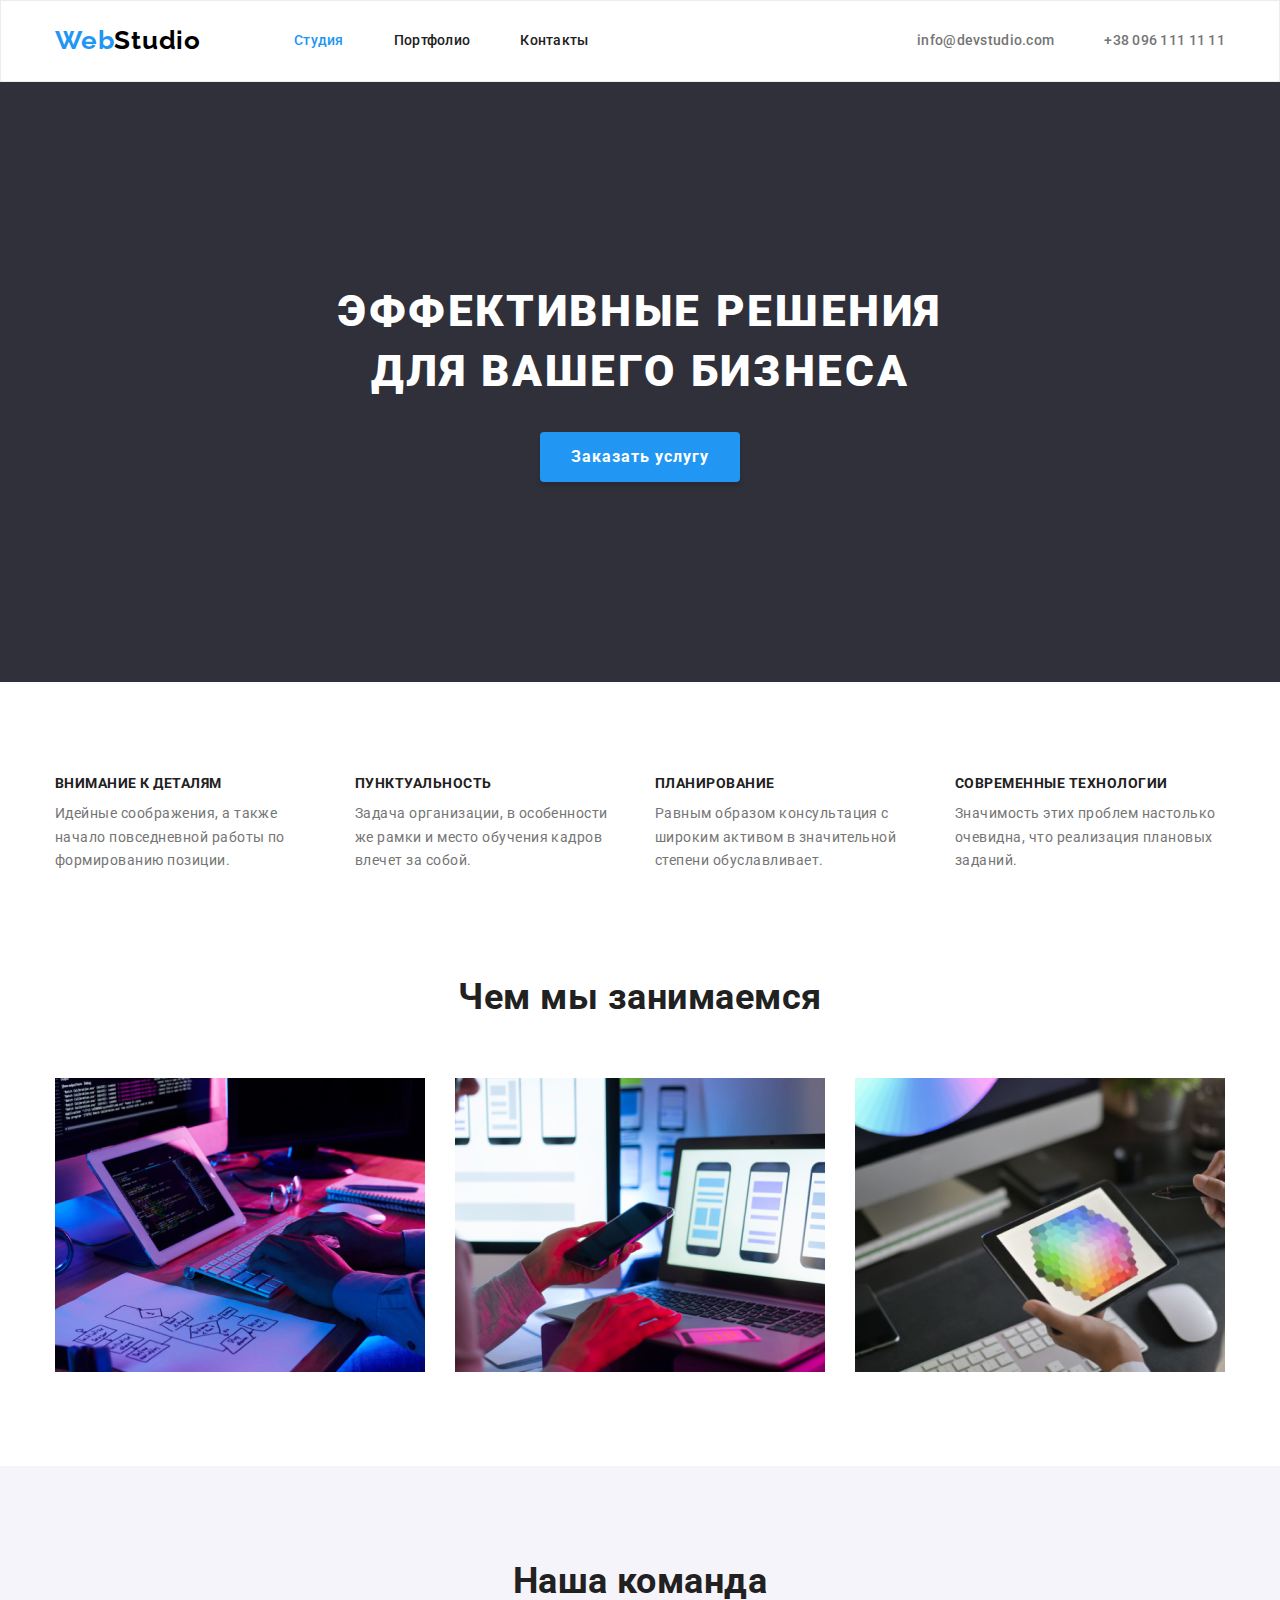
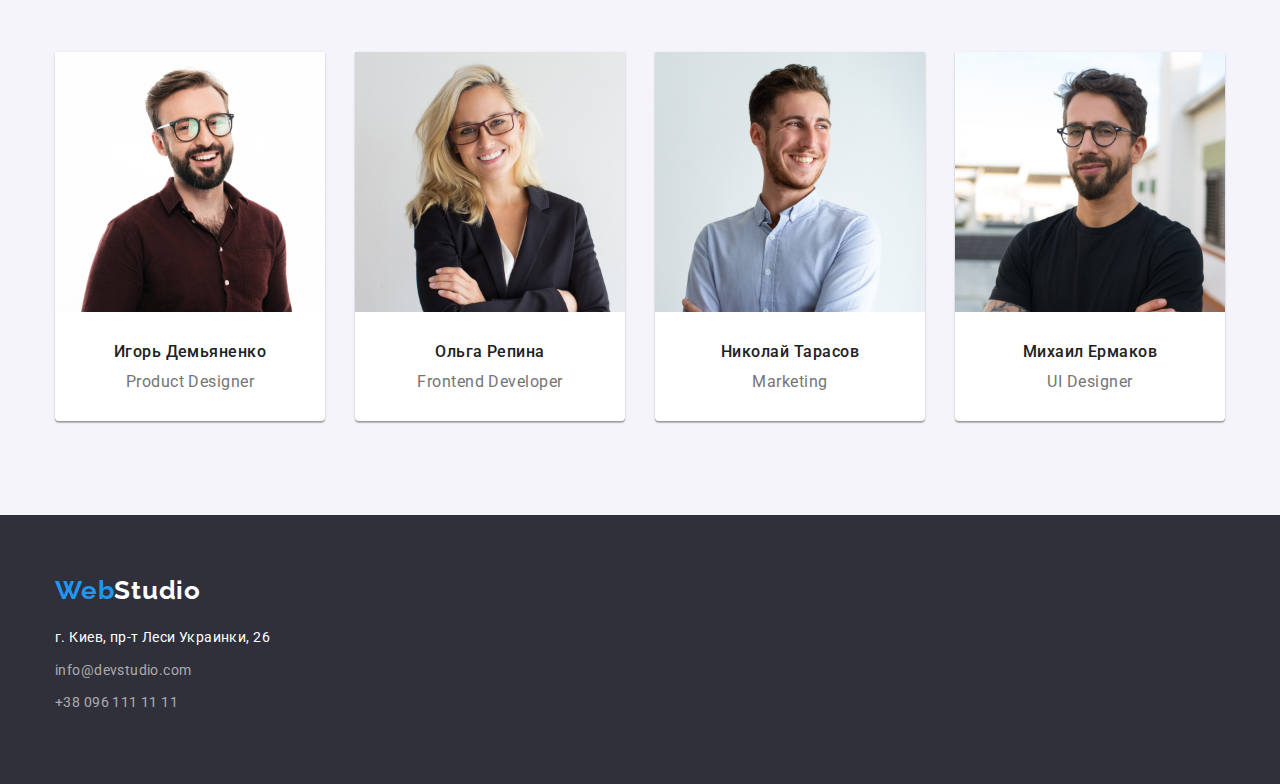
<file: index.html>
<!DOCTYPE html>
<html lang="ru">

<head>
    <meta charset="utf-8" />
    <meta name="viewport" content="width=device-width, initial-scale=1.0" />
    <title>goit-markup-hw-03</title>
    <link rel="preconnect" href="https://fonts.googleapis.com">
    <link rel="preconnect" href="https://fonts.gstatic.com" crossorigin>
    <link href="https://fonts.googleapis.com/css2?family=Raleway:wght@700&family=Roboto:wght@400;500;700;900&display=swap" rel="stylesheet">
    <link rel="stylesheet" href="https://cdnjs.cloudflare.com/ajax/libs/modern-normalize/1.1.0/modern-normalize.min.css" integrity="sha512-wpPYUAdjBVSE4KJnH1VR1HeZfpl1ub8YT/NKx4PuQ5NmX2tKuGu6U/JRp5y+Y8XG2tV+wKQpNHVUX03MfMFn9Q==" crossorigin="anonymous" referrerpolicy="no-referrer"
    />
    <link rel="stylesheet" href="./css/styles.css">
</head>

<body>
    <main>
        <!-- НАВИГАЦИЯ КОНТАКТЫ -->
        <header class="header">
            <div class="container main-nav">
                <nav class="nav">
                    <a class="logo nav-logo" href="#">Web<span class="logstudio">Studio</span></a>

                    <ul class="nav-block list">
                        <li class="nav-item">
                            <a class="nav-link current" href="./index.html">Студия</a>
                        </li>
                        <li class="nav-item">
                            <a href="./portfolio.html" class="nav-link ">Портфолио</a>
                        </li>
                        <li class="nav-item">
                            <a href="#" class="nav-link">Контакты</a>
                        </li>
                    </ul>
                </nav>
                <ul class="contact-link list">
                    <li class="contact-item"><a href="mailto:info@devstudio.com" class="e-mail nav-link">info@devstudio.com</a></li>
                    <li class="contact-item"><a href="tel:+380961111111" class="tel nav-link">+38 096 111 11 11</a></li>
                </ul>
            </div>

        </header>

        <!-- ШАПКА заказать услугу -->
        <section class="hero section no-padding">
            <div class="container">
                <h1 class="hero-text">Эффективные решения для вашего бизнеса</h1>
                <button type="button" class="hero-button">Заказать услугу</button>
            </div>
        </section>

        <!-- ОСОБЕННОСТИ -->
        <section class="section">
            <div class="container">
                <h2 class="offscreen">Особенности</h2>
                <ul class="section-properties list">
                    <li class="properties-item">
                        <h3>Внимание к деталям</h3>
                        <p>
                            Идейные соображения, а также начало повседневной работы по формированию позиции.
                        </p>
                    </li>

                    <li class="properties-item">
                        <h3>Пунктуальность</h3>
                        <p>
                            Задача организации, в особенности же рамки и место обучения кадров влечет за собой.
                        </p>
                    </li>

                    <li class="properties-item">
                        <h3>Планирование</h3>
                        <p>
                            Равным образом консультация с широким активом в значительной степени обуславливает.
                        </p>
                    </li>

                    <li class="properties-item">
                        <h3>Современные технологии</h3>
                        <p>
                            Значимость этих проблем настолько очевидна, что реализация плановых заданий.
                        </p>
                    </li>
                </ul>
            </div>
        </section>
        <!--Чем мы занимаемся-->
        <section class=" employment-section section">
            <div class="container">
                <h2 class="employment-title">Чем мы занимаемся</h2>
                <ul class=" employment list">
                    <li class="employment-item">
                        <img src="./images/box1.png" alt="Руки печатают на клавиатуре планшета верстку на столе" width="370" />
                    </li>
                    <li class="employment-item">
                        <img src="./images/box2.png" alt="Руки держат телефон печатают на клавиатуре на столе" width="370" />
                    </li>
                    <li class="employment-item">
                        <img src="./images/box3.png" alt="Руки держат планшет над компьютерным столом" width="370" />
                    </li>
                </ul>
            </div>
        </section>

        <!--Наша команда-->
        <section class="team-section section">
            <div class="container">
                <h2>Наша команда</h2>
                <ul class=" team-cards list">
                    <li class="team-card">
                        <!-- Фото члена команды 1 -->
                        <img src="./images/teamcard1.png" alt="Член команды 1" width="270" />
                        <div class="team-box">
                            <h3>Игорь Демьяненко </h3>
                            <p>Product Designer</p>
                        </div>
                    </li>
                    <li class=" team-card">
                        <!-- Фото члена команды 2 -->
                        <img src="./images/teamcard2.png" alt="Член команды 2" width="270" />
                        <div class="team-box">
                            <h3>Ольга Репина </h3>
                            <p>Frontend Developer</p>
                        </div>
                    </li>

                    <li class=" team-card">

                        <!-- Фото члена команды 3 -->
                        <img src="./images/teamcard3.png" alt="Член команды 3" width="270" />
                        <div class="team-box">
                            <h3>Николай Тарасов </h3>
                            <p>Marketing</p>
                        </div>
                    </li>

                    <li class=" team-card">
                        <!-- Фото члена команды 4 -->
                        <img src="./images/teamcard4.png" alt="Член команды 4" width="270" />
                        <div class="team-box">
                            <h3>Михаил Ермаков </h3>
                            <p>UI Designer</p>
                        </div>
                    </li>
                </ul>
            </div>
        </section>
    </main>

    <!--Подвал с адресом и ссылкой на главную страницу-->
    <footer class="footerbg footer-section ">
        <div class="container">
            <a href="#" class="logo">Web<span class="logstudio-footer">Studio</span></a>
            <address class="address-box">
        <ul class="address-footer list">
            <li class="footer-item"><a class="contact-footer-adress" href="г.Киев,пр-тЛесиУкраинки26" >г. Киев, пр-т Леси Украинки, 26</a></li>
            <li class="footer-item"><a class="contact-footer" href="mailto:info@devstudio.com">info@devstudio.com</a></li>
            <li class="footer-item"><a class="contact-footer" href="tel:+380961111111">+38 096 111 11 11</a></li>
        </ul>
       </address>
        </div>
    </footer>
</body>

</html>
</file>
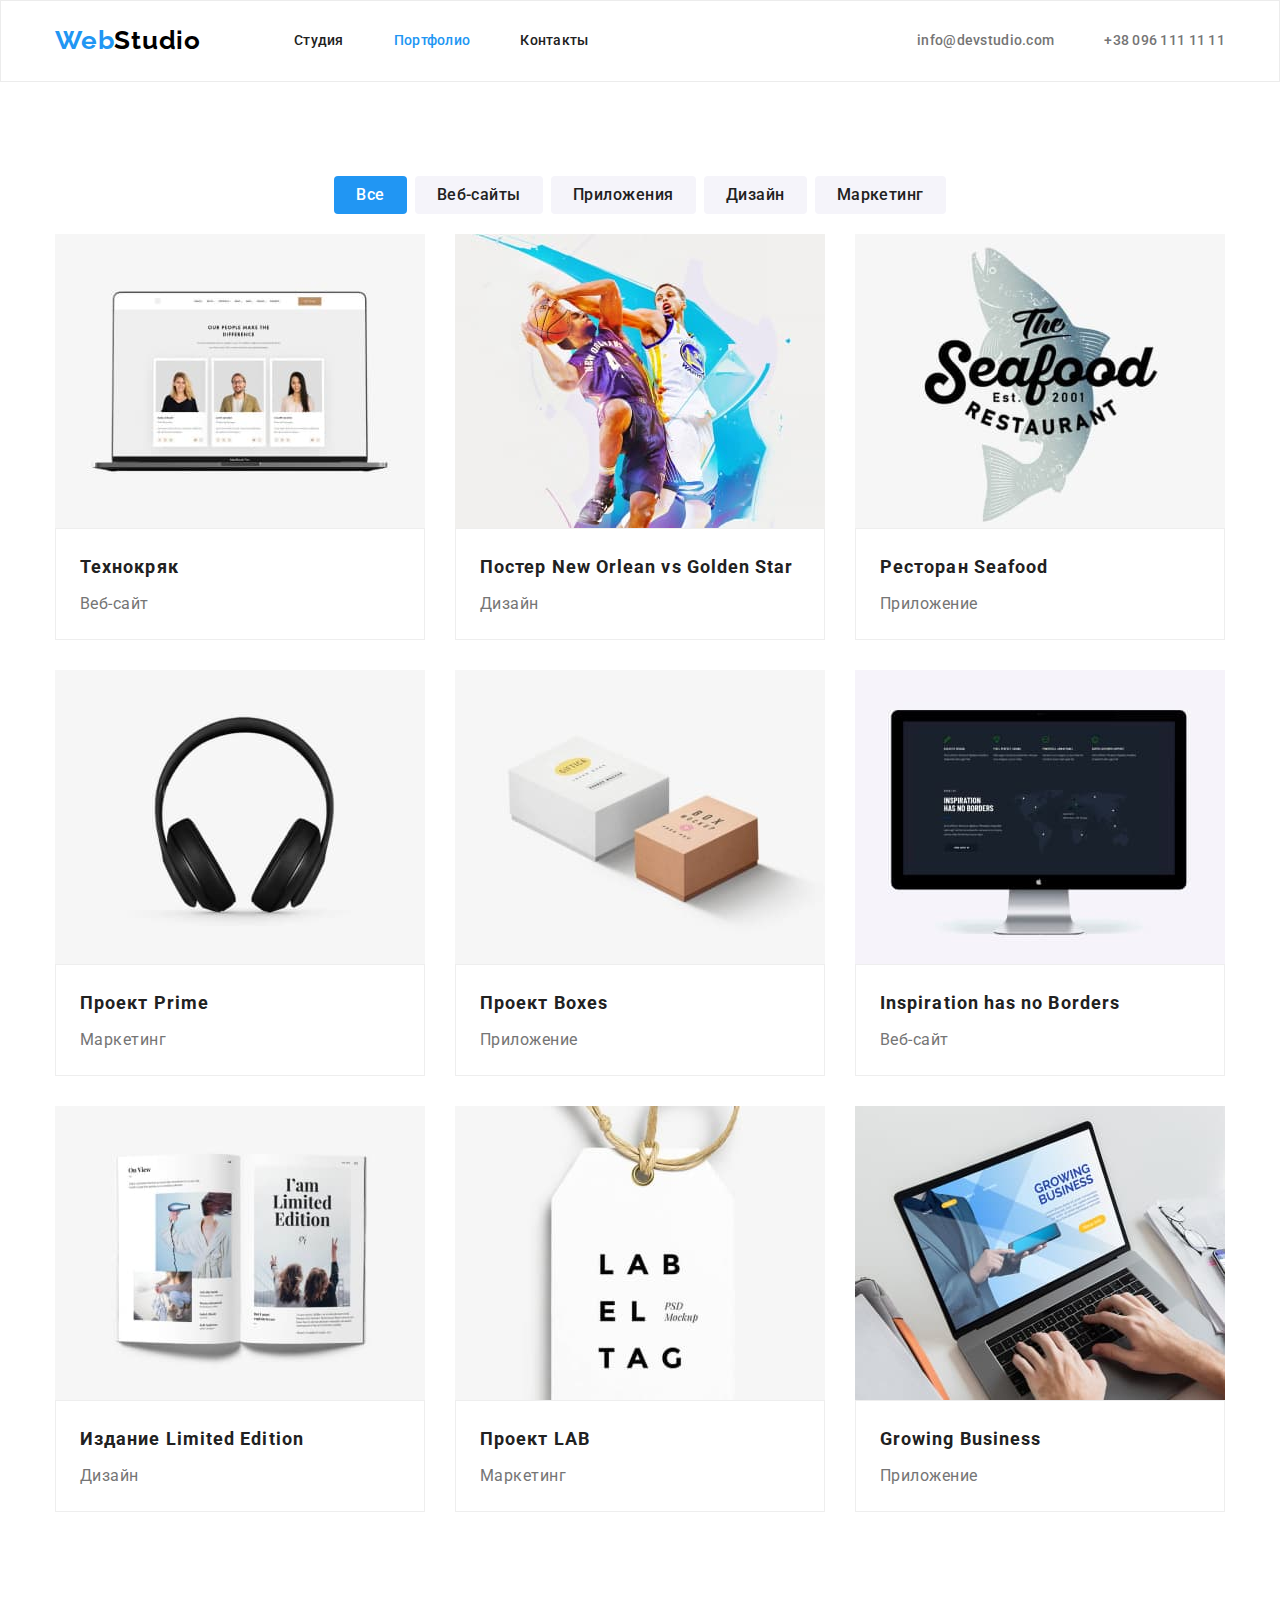
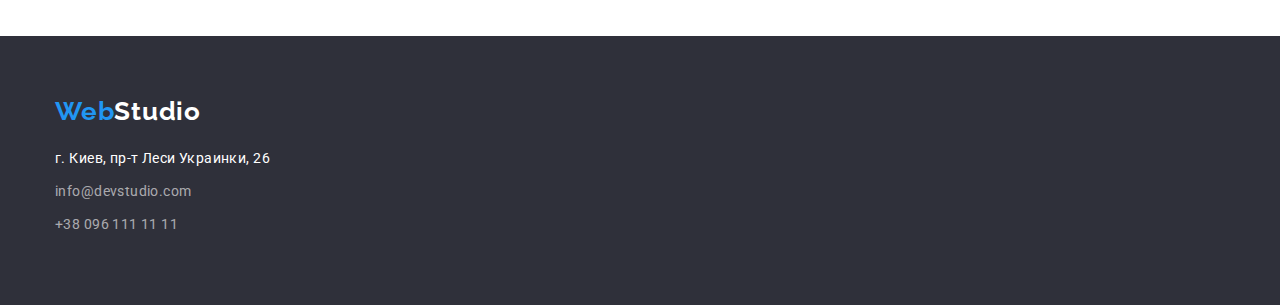
<file: portfolio.html>
<!DOCTYPE html>
<html lang="ru">

<head>
    <meta charset="utf-8" />
    <meta name="viewport" content="width=device-width, initial-scale=1.0" />
    <title>portfolio</title>
    <link rel="preconnect" href="https://fonts.googleapis.com">
    <link rel="preconnect" href="https://fonts.gstatic.com" crossorigin>
    <link href="https://fonts.googleapis.com/css2?family=Raleway:wght@700&family=Roboto:wght@400;500;700;900&display=swap" rel="stylesheet">
    <link rel="stylesheet" href="https://cdnjs.cloudflare.com/ajax/libs/modern-normalize/1.1.0/modern-normalize.min.css" integrity="sha512-wpPYUAdjBVSE4KJnH1VR1HeZfpl1ub8YT/NKx4PuQ5NmX2tKuGu6U/JRp5y+Y8XG2tV+wKQpNHVUX03MfMFn9Q==" crossorigin="anonymous" referrerpolicy="no-referrer"
    />
    <link rel="stylesheet" href="./css/styles.css">
</head>

<body>

    <!--НАВИГАЦИЯ КОНТАКТЫ-->
    <header class="header">

        <div class="container main-nav">
            <nav class="nav">
                <a class="logo nav-logo" href="./index.html">Web<span class="logstudio">Studio</span></a>

                <ul class="nav-block list">
                    <li class="nav-item">
                        <a href="./index.html" class="nav-link">Студия</a>
                    </li>
                    <li class="nav-item">
                        <a class="nav-link current" href="./portfolio.html">Портфолио</a>
                    </li>
                    <li class="nav-item">
                        <a href="#" class="nav-link">Контакты</a>
                    </li>
                </ul>
            </nav>
            <ul class="contact-link list">
                <li class="contact-item"><a href="mailto:info@devstudio.com" class="e-mail nav-link">info@devstudio.com</a></li>
                <li class="contact-item"><a href="tel:+380961111111" class="tel nav-link">+38 096 111 11 11</a></li>
            </ul>
        </div>

    </header>
    <main>
        <!-- ПРОЕКТЫ -->
        <section class="project section">
            <div class="container filters-cont">
                <!---Фильтр порфолио-->
                <h1 class="offscreen">Проекты фильтр</h1>
                <ul class="filters-block list">
                    <li class="filters-button"><button class="filter-button current" type="button">Все</button></li>
                    <li class="filters-button"><button class="filter-button" type="button">Веб-сайты</button></li>
                    <li class="filters-button"><button class="filter-button" type="button">Приложения</button></li>
                    <li class="filters-button"><button class="filter-button" type="button">Дизайн</button></li>
                    <li class="filters-button"><button class="filter-button" type="button">Маркетинг</button></li>
                </ul>
            </div>
            <div class="container">
                <!--ПРОЕКТЫ-->
                <ul class=" project-block list">
                    <!-- Проект Технокряк -->
                    <li class="project-group">
                        <a href="#">
                            <img src="./images2/tehnokriak.jpg" alt="Технокряк" width="370" height="294" />
                            <div class="pro-box">
                                <h3 class="project-name">Технокряк </h3>
                                <p class="project-properties">Веб-сайт</p>
                            </div>

                        </a>
                    </li>
                    <!-- Постер New Orlean vs Golden Star -->
                    <li class="project-group">
                        <a href="#">
                            <img src="./images2/Posternew.jpg" alt="Постер New Orlean vs Golden Star" width="370" height="294" />
                            <div class="pro-box">
                                <h3 class="project-name">Постер New Orlean vs Golden Star</h3>
                                <p class="project-properties">Дизайн</p>
                            </div>

                        </a>
                    </li>
                    <!-- Ресторан Seafood -->
                    <li class="project-group">
                        <a href="#">
                            <img src="./images2/restoran.jpg" alt="Ресторан Seafood" width="370" height="294" />
                            <div class="pro-box">
                                <h3 class="project-name">Ресторан Seafood</h3>
                                <p class="project-properties">Приложение</p>
                            </div>

                        </a>
                    </li>
                    <!-- Проект Prime -->
                    <li class="project-group">
                        <a href="#">
                            <img src="./images2/proectprim.jpg" alt="Проект Prime" width="370" height="294" />
                            <div class="pro-box">
                                <h3 class="project-name">Проект Prime</h3>
                                <p class="project-properties">Маркетинг</p>
                            </div>

                        </a>
                    </li>
                    <!-- Проект Boxes -->
                    <li class="project-group">
                        <a href="#">
                            <img src="./images2/proectboxes.jpg" alt="Проект Boxes" width="370" height="294" />
                            <div class="pro-box">
                                <h3 class="project-name">Проект Boxes</h3>
                                <p class="project-properties">Приложение</p>
                            </div>

                        </a>
                    </li>
                    <!-- Inspiration has no Borders -->
                    <li class="project-group">
                        <a href="#">
                            <img src="./images2/inspiration.jpg" alt="Inspiration has no Borders" width="370" height="294" />
                            <div class="pro-box">
                                <h3 class="project-name">Inspiration has no Borders</h3>
                                <p class="project-properties">Веб-сайт</p>
                            </div>

                        </a>
                    </li>
                    <!-- Издание Limited Edition -->
                    <li class="project-group">
                        <a href="#">
                            <img src="./images2/izdanie.jpg" alt="Издание Limited Edition" width="370" height="294" />
                            <div class="pro-box">
                                <h3 class="project-name">Издание Limited Edition</h3>
                                <p class="project-properties">Дизайн</p>
                            </div>

                        </a>
                    </li>
                    <!-- Проект LAB -->
                    <li class="project-group">
                        <a href="#">
                            <img src="./images2/proectlab.jpg" alt="Проект LAB" width="370" height="294" />
                            <div class="pro-box">
                                <h3 class="project-name">Проект LAB</h3>
                                <p class="project-properties">Маркетинг</p>
                            </div>

                        </a>
                    </li>
                    <!-- Growing Business -->
                    <li class="project-group">
                        <a href="#">
                            <img src="./images2/growing.jpg" alt="Growing Business" width="370" height="294" />
                            <div class="pro-box">
                                <h3 class="project-name">Growing Business</h3>
                                <p class="project-properties">Приложение</p>
                            </div>

                        </a>
                    </li>
                </ul>
            </div>
        </section>
    </main>

    <!--Подвал с адресом и ссылкой на главную страницу-->
    <footer class="footerbg footer-section">
        <div class="container">
            <a href="#" class="logo">Web<span class="logstudio-footer">Studio</span></a>
            <address class="address-box">
        <ul class="address-footer list">
            <li class="footer-item"><a class="contact-footer-adress" href="г.Киев,пр-тЛесиУкраинки26" >г. Киев, пр-т Леси Украинки, 26</a></li>
            <li class="footer-item"><a class="contact-footer" href="mailto:info@devstudio.com">info@devstudio.com</a></li>
            <li class="footer-item"><a class="contact-footer" href="tel:+380961111111">+38 096 111 11 11</a></li>
        </ul>
       </address>
        </div>
    </footer>
</body>

</html>
</file>
<file: css/styles.css>
*,
    *::after,
    *::before {
        margin: 0;
        padding: 0;
        box-sizing: border-box;
    }
    
    h1,
    h2,
    h3,
    h4,
    h5,
    h6,
    p,
    ul {
        margin: 0;
        padding: 0;
    }
    
     :root {
        --main-light-color: #FFFFFF;
        /*основной цвет на сайте*/
        --main-dark-color: #212121;
        /* основной цвет на сайте*/
        --main-grey-color: #757575;
        /*используется в текстовых описаниях профессий и деятельности*/
        --logo-dark-color: #000000;
        /*цвет лого подвала в спане*/
        --contact-color: rgba(255, 255, 255, 0.6);
        /* для телефона и почты подвала*/
        --active-link-color: #2196f3;
        /* кнопка, ссылка при нажатии, лого*/
        --background-dark-color: #2F303A;
        /* фон героя и подвала*/
        --background-light-color: #F5F4FA;
        /* фон блока "наша команда"*/
    }
    /*Общее оформление*/
    
    body {
        font-family: Roboto, sans-serif;
        color: var(--main-dark-color);
        background-color: var(--main-light-color);
        letter-spacing: 0.03em;
    }
    /* Общее оформление картинок*/
    
    img {
        display: block;
        max-width: 100%;
        height: auto;
    }
    /* Убрать маркеры */
    
    button {
        cursor: pointer;
        border: none;
    }
    
    .visually-hidden {
        position: absolute !important;
        clip: rect(1px 1px 1px 1px);
        clip: rect(1px, 1px, 1px, 1px);
        padding: 0 !important;
        border: 0 !important;
        height: 1px !important;
        width: 1px !important;
        overflow: hidden;
    }
    
    .list {
        list-style-type: none;
    }
    
    .list a {
        text-decoration: none;
    }
    /* Секция*/
    
    .section {
        padding-top: 94px;
        padding-bottom: 94px;
    }
    
    .no-padding {
        padding: 0;
    }
    /*Контенер*/
    
    .container {
        margin-left: auto;
        margin-right: auto;
        width: 1200px;
        padding-left: 15px;
        padding-right: 15px;
        text-decoration: none;
    }
    
    .offscreen {
        position: absolute !important;
        clip: rect(1px 1px 1px 1px);
        clip: rect(1px, 1px, 1px, 1px);
        padding: 0 !important;
        border: 0 !important;
        height: 1px !important;
        width: 1px !important;
        overflow: hidden;
    }
    /* Посещение страницы*/
    
    .filters-block .current {
        color: var(--main-light-color);
        background-color: var(--active-link-color);
    }
    
    .nav-item .current {
        color: var( --active-link-color);
    }
    
    .filters-block .current:visited {
        color: var(--main-light-color);
        background-color: var(--active-link-color);
    }
    
    .filters-block .current {
        color: var(--main-light-color);
        background-color: var(--active-link-color);
    }
    /* СТРАНИЦА ПЕРВАЯ */
    /* header */
    
    .header {
        background: var(--main-light-color);
        border: 1px solid #ECECEC;
    }
    /*Навигация во флексе,элементы в ряд*/
    
    .header .main-nav {
        display: flex;
        align-items: center;
    }
    
    .nav {
        display: flex;
    }
    /*Навигационные блоки*/
    
    .nav-block .nav-item+.nav-item {
        margin-left: 50px;
    }
    
    .nav-item {
        display: flex;
    }
    
    .nav-logo {
        display: flex;
        padding-top: 24px;
        padding-bottom: 25px;
    }
    
    .nav-block {
        display: flex;
        margin-left: 93px;
    }
    
    .nav-link {
        display: block;
        padding-top: 32px;
        padding-bottom: 32px;
    }
    /* WebStudio */
    
    .logo {
        font-family: Raleway;
        font-style: normal;
        font-weight: bold;
        font-size: 26px;
        line-height: 1.2;
        letter-spacing: 0.03em;
        color: var(--active-link-color);
        text-decoration: none;
    }
    
    .logo:hover,
    .logo:focus {
        color: var(--active-link-color);
    }
    
    .logo:active {
        color: var(--active-link-color);
    }
    /*Логотип СТУДИО*/
    
    .logstudio {
        color: var(--logo-dark-color);
        font-family: Raleway;
        font-style: normal;
        font-weight: bold;
        font-size: 26px;
        line-height: 1.2;
        letter-spacing: 0.03em;
        text-decoration: none;
    }
    
    .logstudio:hover,
    .logstudio:focus {
        color: var(--active-link-color);
    }
    
    .logstudio:active {
        color: var(--logo-dark-color);
    }
    /* НАВИГАЦИЯ КОНТАКТЫ */
    /* Cсылки при нажатии меняют цвет*/
    
    .nav-block a {
        color: var( --main-dark-color);
        font-weight: 500;
        font-size: 14px;
        line-height: 1.14;
        letter-spacing: 0.02em;
        text-decoration: none;
    }
    
    .nav-block a:hover,
    .nav-block a:focus {
        color: var(--active-link-color)
    }
    
    .nav-block a:active {
        color: var(--main-dark-color);
    }
    /* E-mail Tel*/
    
    .contact-link {
        display: flex;
        margin-left: auto;
    }
    
    .contact-link .contact-item+.contact-item {
        margin-left: 50px;
    }
    
    .contact-link a {
        color: var( --main-grey-color);
        text-decoration: none;
        font-weight: 500;
        font-size: 14px;
        line-height: 1.14;
        letter-spacing: 0.02em;
    }
    
    .contact-link a:hover,
    .contact-link a:focus {
        color: var(--active-link-color);
    }
    
    .contac-link a:active {
        color: var(--active-link-color);
    }
    /*ШАПКА заказать услугу*/
    
    .hero {
        background: var(--background-dark-color);
        margin-top: 0;
        margin-bottom: 0;
        text-align: center;
        padding-top: 200px;
        padding-bottom: 200px;
    }
    /* Эффективные решения для вашего бизнеса */
    
    .hero-text {
        width: 696px;
        font-weight: 900;
        font-size: 44px;
        line-height: 1.36;
        text-align: center;
        letter-spacing: 0.06em;
        text-transform: uppercase;
        color: var(--main-light-color);
        margin: 0 auto 30px;
    }
    /*Кнопка заказать услугу*/
    
    .hero-button {
        width: 200px;
        height: 50px;
        padding: 10px;
        margin-left: auto;
        margin-right: auto;
        background: var(--active-link-color);
        box-shadow: 0px 4px 4px rgba(0, 0, 0, 0.15);
        border-radius: 4px;
        font-family: Roboto;
        font-style: normal;
        font-weight: bold;
        font-size: 16px;
        line-height: 1.87;
        letter-spacing: 0.06em;
        color: var(--main-light-color);
    }
    /*-- ОСОБЕННОСТИ --*/
    
    .section-properties {
        display: flex;
    }
    
    .section-properties .properties-item+.properties-item {
        margin-left: 30px;
    }
    
    .properties-item {
        display: block;
        width: 270px;
        text-align: start;
    }
    
    .section-properties h3 {
        font-weight: bold;
        font-size: 14px;
        line-height: 1.14;
        text-transform: uppercase;
        color: var( --main-dark-color);
        margin-bottom: 10px;
    }
    
    .section-properties p {
        font-weight: normal;
        font-size: 14px;
        line-height: 1.7;
        color: var( --main-grey-color);
    }
    /*ЧЕМ МЫ ЗАНИМАЕМСЯ*/
    
    .employment-section {
        padding-top: 0;
    }
    
    .employment {
        display: flex;
        flex-basis: calc(100% / 3 - 30px);
        padding-top: 0px;
        margin-left: -30px;
        margin-top: -30px;
    }
    
    .employment-title {
        font-weight: bold;
        font-size: 36px;
        line-height: 1.7;
        text-align: center;
        color: var( --main-dark-color);
        margin-bottom: 50px;
    }
    
    .employment img {
        display: block;
        width: 370px;
        height: 294px;
    }
    
    .employment-item {
        margin-left: 30px;
        margin-top: 30px;
    }
    /* Наша команда*/
    
    .team-section {
        background: var(--background-light-color);
    }
    
    .team-cards {
        display: flex;
        flex-basis: calc(100% / 4 - 30px);
        margin-right: -30px;
        margin-bottom: -30px;
    }
    
    .team-card {
        display: block;
        margin-right: 30px;
        margin-bottom: 30px;
        background: var(--main-light-color);
        box-shadow: 0px 1px 3px rgba(0, 0, 0, 0.12), 0px 1px 1px rgba(0, 0, 0, 0.14), 0px 2px 1px rgba(0, 0, 0, 0.2);
        border-radius: 0px 0px 4px 4px;
    }
    
    .team-box {
        padding: 30px 0;
    }
    
    .team-section h2 {
        font-weight: bold;
        font-size: 36px;
        line-height: 1.17;
        text-align: center;
        color: var( --main-dark-color);
        margin-bottom: 50px;
    }
    
    .team-section h3 {
        font-weight: 500;
        font-size: 16px;
        line-height: 1.19;
        text-align: center;
        color: var( --main-dark-color);
        margin-bottom: 10px;
    }
    
    .team-section p {
        font-weight: normal;
        font-size: 16px;
        line-height: 1.19;
        text-align: center;
        color: var( --main-grey-color);
    }
    /* ВТОРАЯ СТРАНИЦА*/
    /* ФИЛЬТРЫ 2-я страница */
    
    .filters-cont {
        display: flex;
        margin-bottom: 50px;
    }
    
    .filters-block {
        display: flex;
        justify-content: center;
        margin-left: auto;
        margin-right: auto;
    }
    
    .filters-button {
        display: block;
    }
    
    .filters-button:not(:last-child) {
        margin-right: 8px;
    }
    
    .filter-button:hover,
    .filter-button:focus {
        color: var(--main-light-color);
        background: var(--active-link-color);
        box-shadow: 0px 3px 1px rgba(0, 0, 0, 0.1), 0px 1px 2px rgba(0, 0, 0, 0.08), 0px 2px 2px rgba(0, 0, 0, 0.12);
        border-radius: 4px;
    }
    
    .filter-button:active {
        color: var(--main-light-color);
    }
    
    .filter-button {
        background: var(--background-light-color);
        font-family: Roboto;
        font-style: normal;
        font-weight: 500;
        font-size: 16px;
        line-height: 1.62;
        text-align: center;
        letter-spacing: 0.03em;
        color: var( --main-dark-color);
        padding-top: 6px;
        padding-bottom: 6px;
        padding-right: 22px;
        padding-left: 22px;
        border-radius: 4px;
    }
    /* ПРОЕКТЫ 2-я страница  */
    
    .project-block {
        display: flex;
        flex-wrap: wrap;
        margin-right: -30px;
        margin-top: -30px;
    }
    
    .project-group {
        display: flex;
        flex-basis: calc(100% / 3 - 30px);
        margin-right: 30px;
        margin-bottom: 30px;
        background: var(--main-light-color);
    }
    
    .project-group:hover {
        box-shadow: 0px 1px 1px rgba(0, 0, 0, 0.12), 0px 4px 4px rgba(0, 0, 0, 0.06), 1px 4px 6px rgba(0, 0, 0, 0.16);
    }
    
    .project-group :nth-child(3n) {
        margin-right: 0;
    }
    
    .project-block img {
        display: block;
    }
    
    .project section {
        background: var(--main-light-color);
        box-sizing: border-box;
    }
    
    .pro-box {
        padding: 20px 24px;
        border: 1px solid #EEEEEE;
    }
    
    .project-name {
        font-weight: bold;
        font-size: 18px;
        line-height: 2;
        letter-spacing: 0.06em;
        color: var( --main-dark-color);
        margin-bottom: 4px;
    }
    
    .project-properties {
        font-size: 16px;
        line-height: 1.87;
        color: var( --main-grey-color);
    }
    /*ОБЩИЙ ПОДВАЛ*/
    /* Footer*/
    
    .footerbg {
        background: var(--background-dark-color);
    }
    
    .address-box {
        margin-top: 20px;
    }
    
    .footer-section {
        padding-top: 60px;
        padding-bottom: 60px;
    }
    
    .address-footer a {
        font-style: normal;
        font-weight: normal;
        font-size: 14px;
        line-height: 1.7;
        letter-spacing: 0.03em;
        text-decoration: none;
    }
    
    .address-footer a:hover,
    .address-footer a:focus {
        color: var(--active-link-color);
    }
    
    .address-footer a:active {
        color: var(--main-light-color);
    }
    
    .logstudio-footer:hover,
    .logstudio-footer:focus {
        color: var(--active-link-color);
    }
    
    .logstudio-footer:active {
        color: var(--main-light-color);
    }
    
    .logstudio-footer,
    .contact-footer-adress {
        color: var(--main-light-color);
    }
    
    .logstudio-footer {
        font-family: Raleway;
        font-style: normal;
        font-weight: bold;
        font-size: 26px;
        line-height: 1.19;
        letter-spacing: 0.03em;
    }
    
    .footer-item {
        margin-bottom: 9px;
    }
    
    .contact-footer {
        color: var(--contact-color);
        padding-bottom: 9px;
    }
</file>
